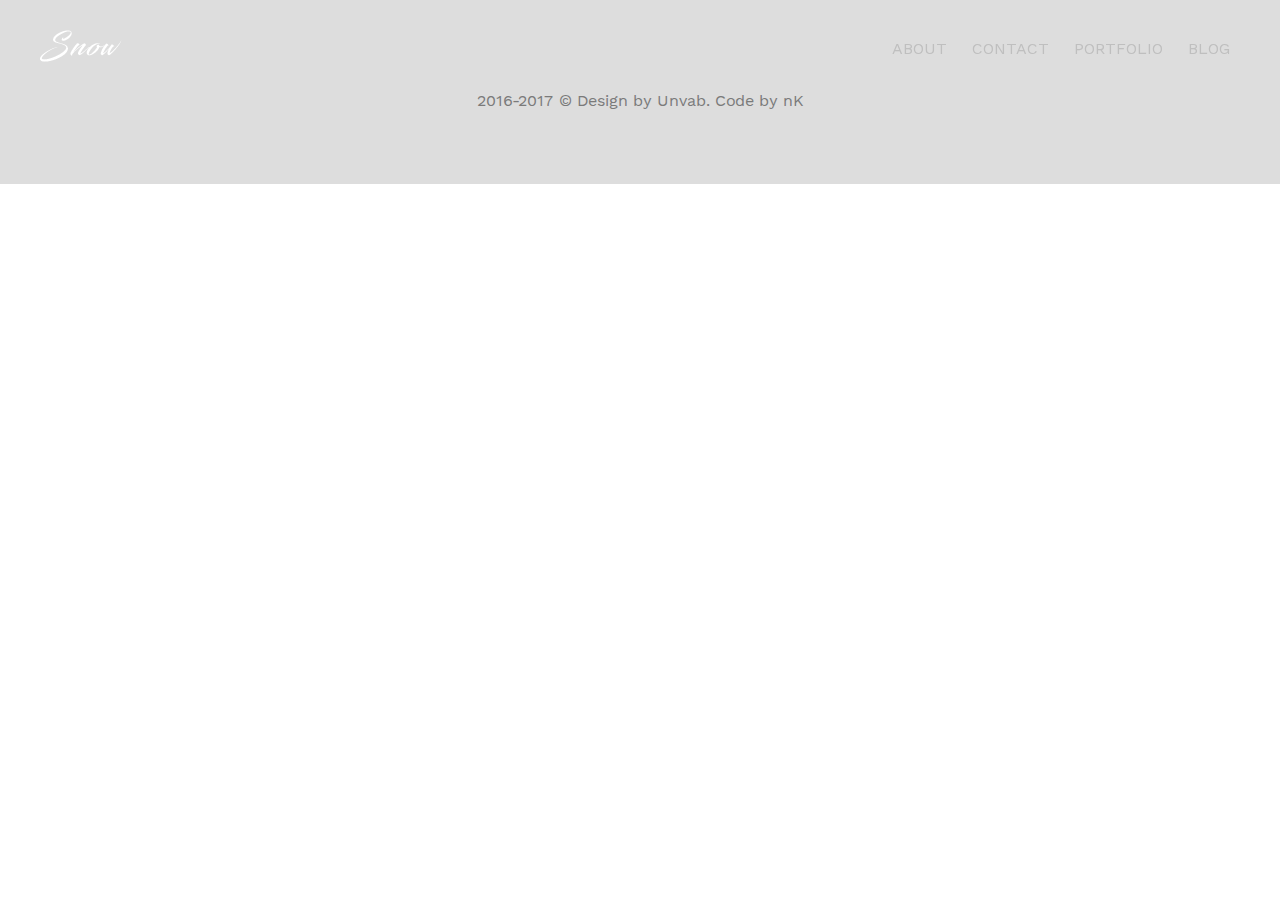
<file: project-1/index.html>
<!DOCTYPE html><html lang=ru><head><meta charset=utf-8><meta http-equiv=X-UA-Compatible content="IE=edge"><meta name=viewport content="width=device-width,initial-scale=1"><link rel=icon href=/project-1/favicon.ico><title>project-1</title><link href=/project-1/css/chunk-3c1bca36.d97bfbfe.css rel=prefetch><link href=/project-1/css/chunk-7f1ccee0.fe714f1b.css rel=prefetch><link href=/project-1/js/chunk-3c1bca36.663fbf2c.js rel=prefetch><link href=/project-1/js/chunk-7f1ccee0.9cf903bb.js rel=prefetch><link href=/project-1/css/app.f4776382.css rel=preload as=style><link href=/project-1/css/chunk-vendors.2ae93ed2.css rel=preload as=style><link href=/project-1/js/app.26278543.js rel=preload as=script><link href=/project-1/js/chunk-vendors.3bcc13d1.js rel=preload as=script><link href=/project-1/css/chunk-vendors.2ae93ed2.css rel=stylesheet><link href=/project-1/css/app.f4776382.css rel=stylesheet></head><body><noscript><strong>We're sorry but project-1 doesn't work properly without JavaScript enabled. Please enable it to continue.</strong></noscript><div id=app></div><script src=/project-1/js/chunk-vendors.3bcc13d1.js></script><script src=/project-1/js/app.26278543.js></script></body></html>
</file>
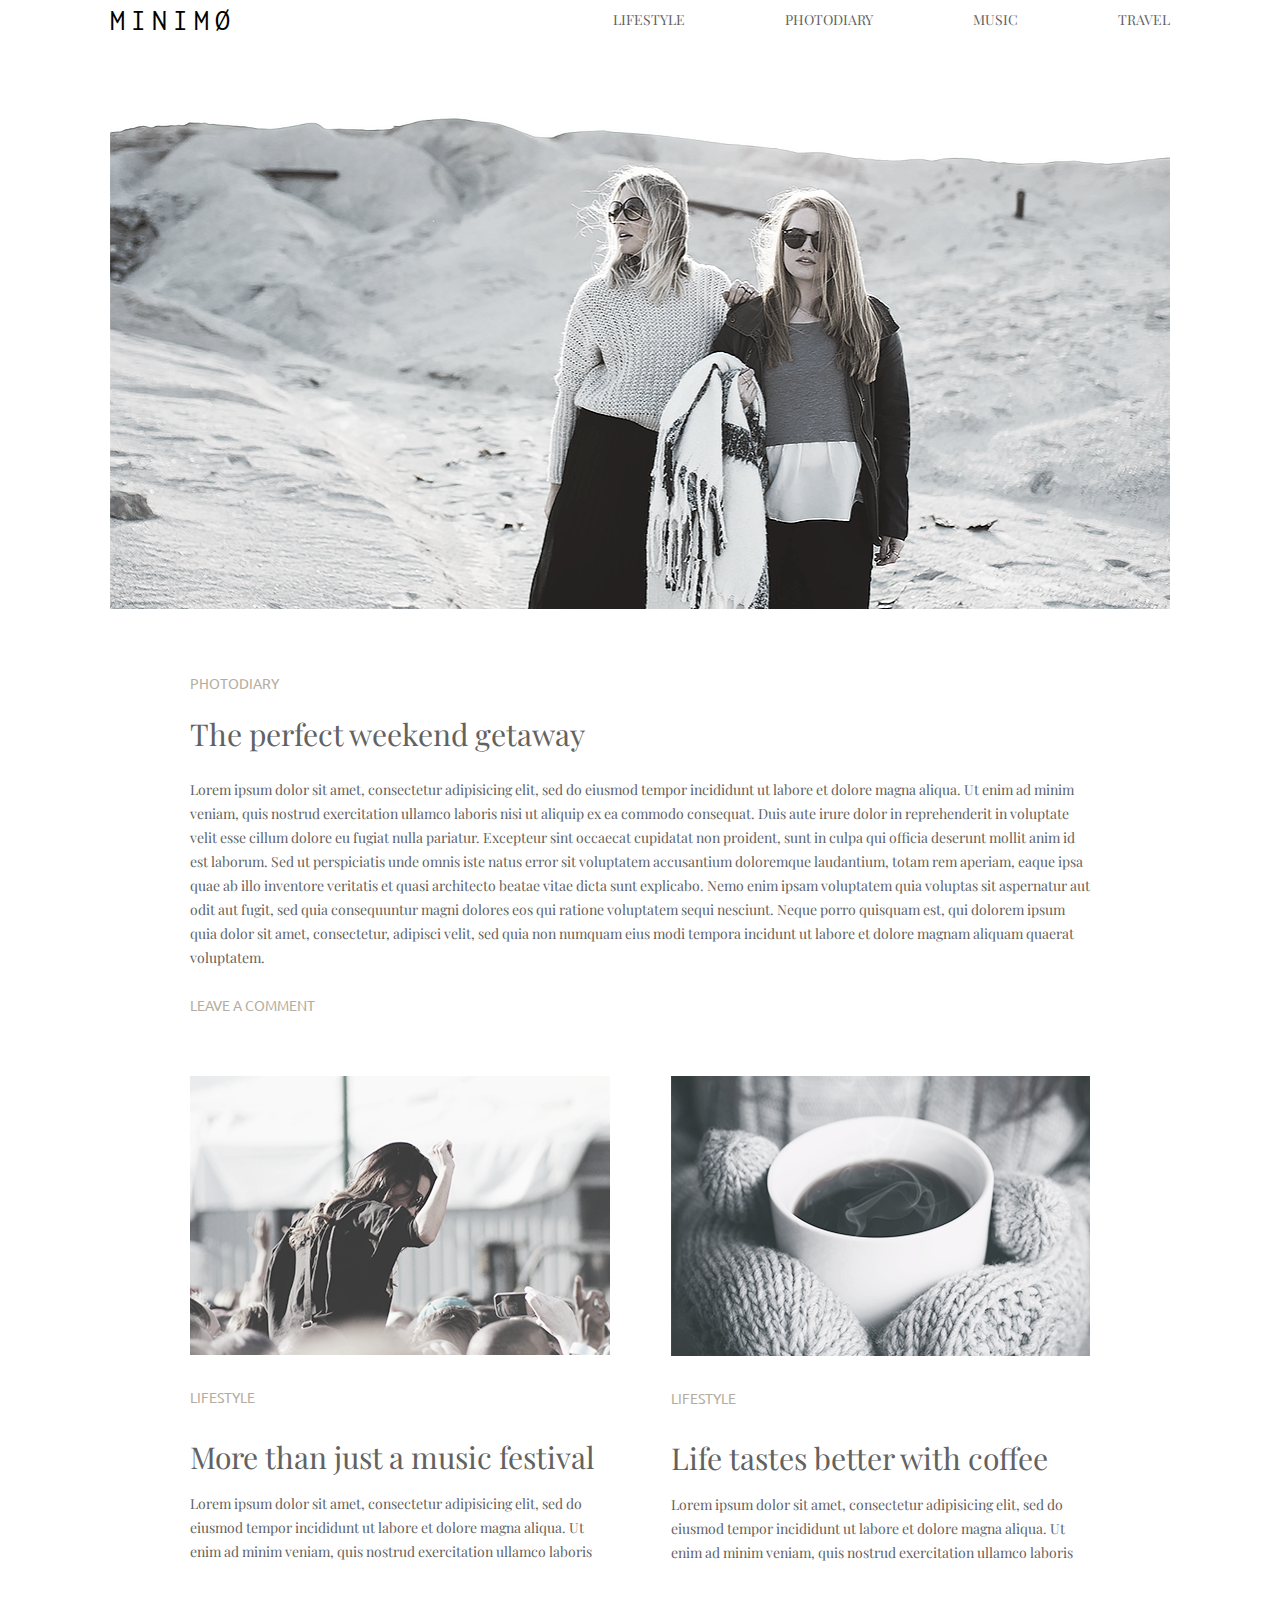
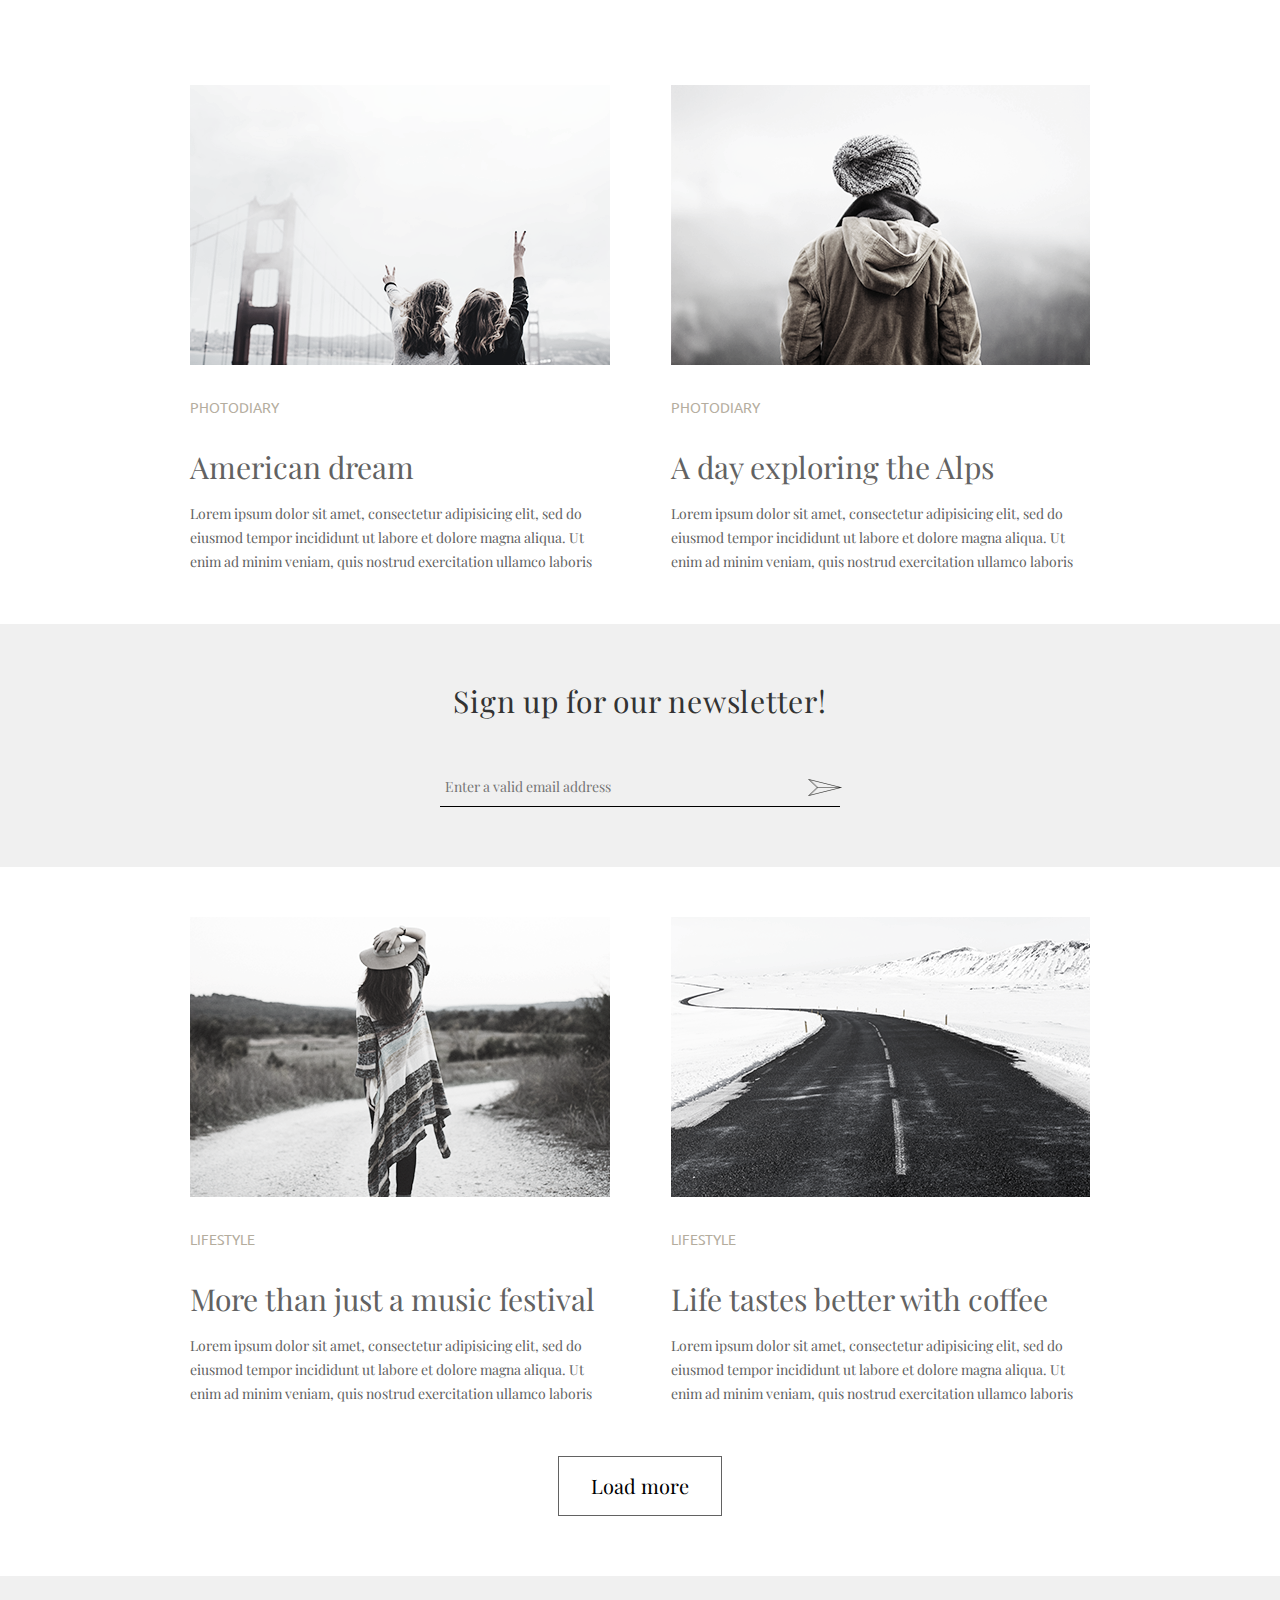
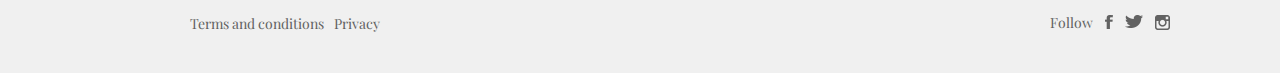
<file: project-2/index.html>
<!DOCTYPE html><html lang=ru><head><meta charset=utf-8><meta http-equiv=X-UA-Compatible content="IE=edge"><meta name=viewport content="width=device-width,initial-scale=1"><link rel=icon href=/project-2/favicon.ico><title>spa-1</title><link href=/project-2/css/app.6b1d9173.css rel=preload as=style><link href=/project-2/css/chunk-vendors.391ed6f9.css rel=preload as=style><link href=/project-2/js/app.4fe5daca.js rel=preload as=script><link href=/project-2/js/chunk-vendors.cd0c09de.js rel=preload as=script><link href=/project-2/css/chunk-vendors.391ed6f9.css rel=stylesheet><link href=/project-2/css/app.6b1d9173.css rel=stylesheet></head><body><noscript><strong>We're sorry but spa-1 doesn't work properly without JavaScript enabled. Please enable it to continue.</strong></noscript><div id=app></div><script src=/project-2/js/chunk-vendors.cd0c09de.js></script><script src=/project-2/js/app.4fe5daca.js></script></body></html>
</file>
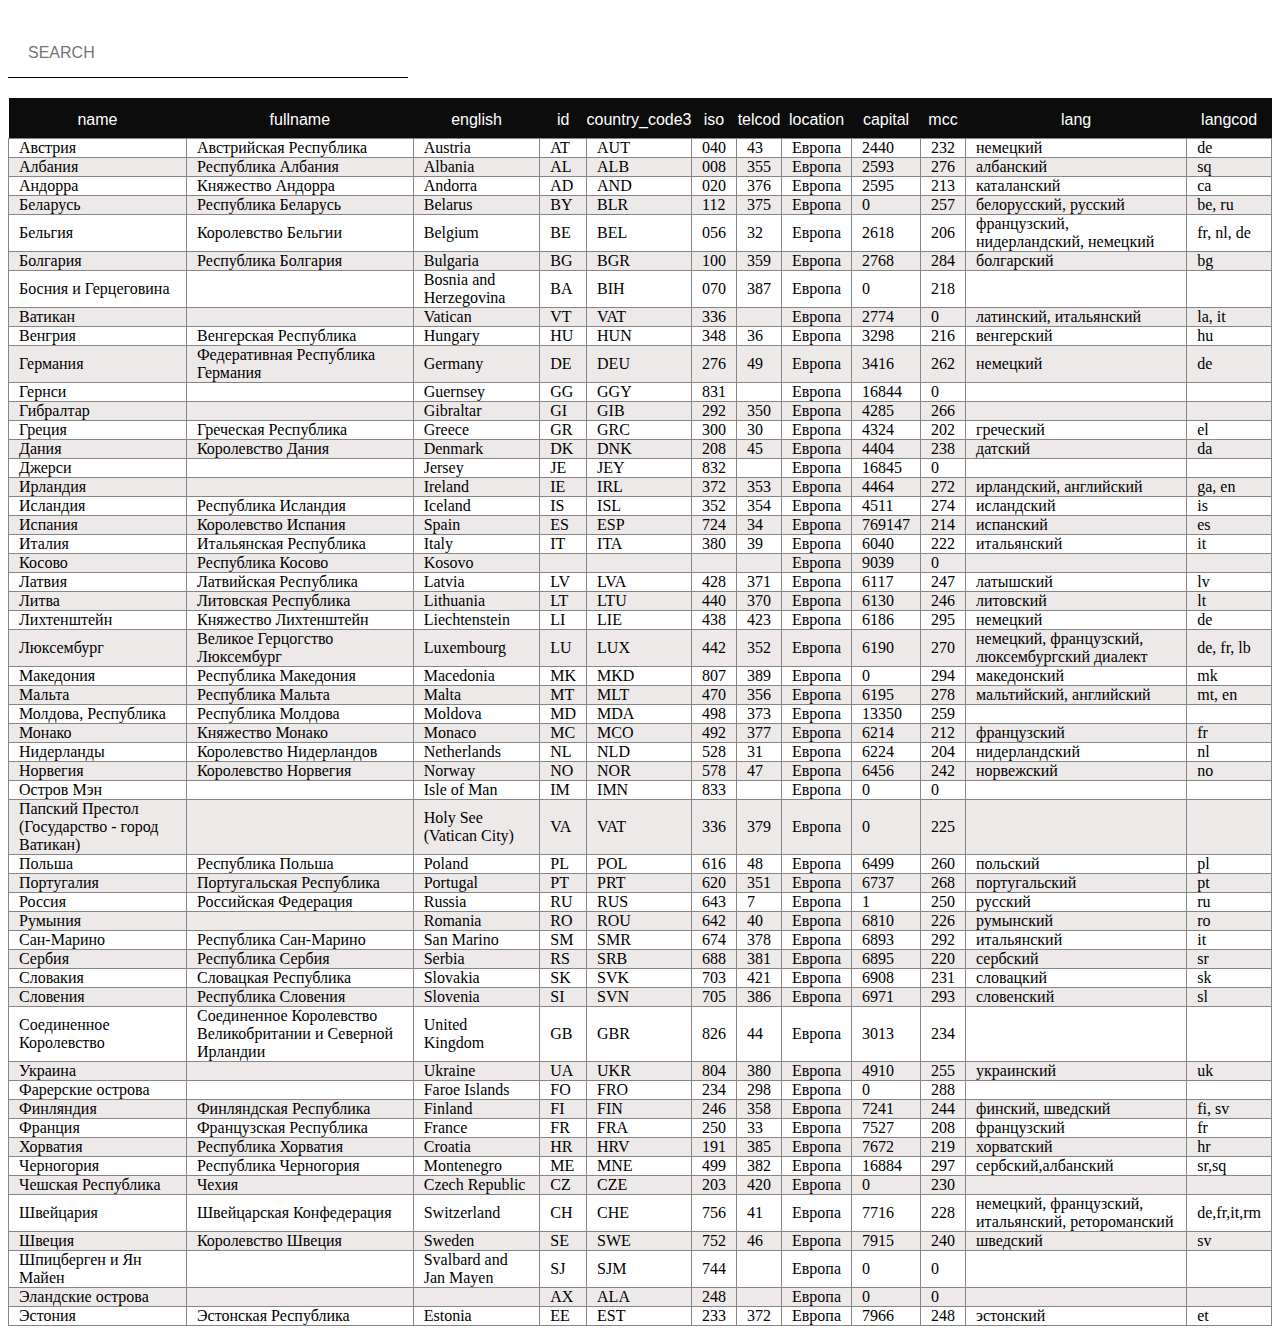
<file: project-3/index.html>
<!DOCTYPE html><html lang=ru><head><meta charset=utf-8><meta http-equiv=X-UA-Compatible content="IE=edge"><meta name=viewport content="width=device-width,initial-scale=1"><link rel=icon href=/project-3/favicon.ico><title>codesandbox</title><link href=/project-3/css/app.b6bd66f1.css rel=preload as=style><link href=/project-3/js/app.ac9cec4a.js rel=preload as=script><link href=/project-3/js/chunk-vendors.1e1c10fc.js rel=preload as=script><link href=/project-3/css/app.b6bd66f1.css rel=stylesheet></head><body><noscript><strong>We're sorry but codesandbox doesn't work properly without JavaScript enabled. Please enable it to continue.</strong></noscript><div id=app></div><script src=/project-3/js/chunk-vendors.1e1c10fc.js></script><script src=/project-3/js/app.ac9cec4a.js></script></body></html>
</file>
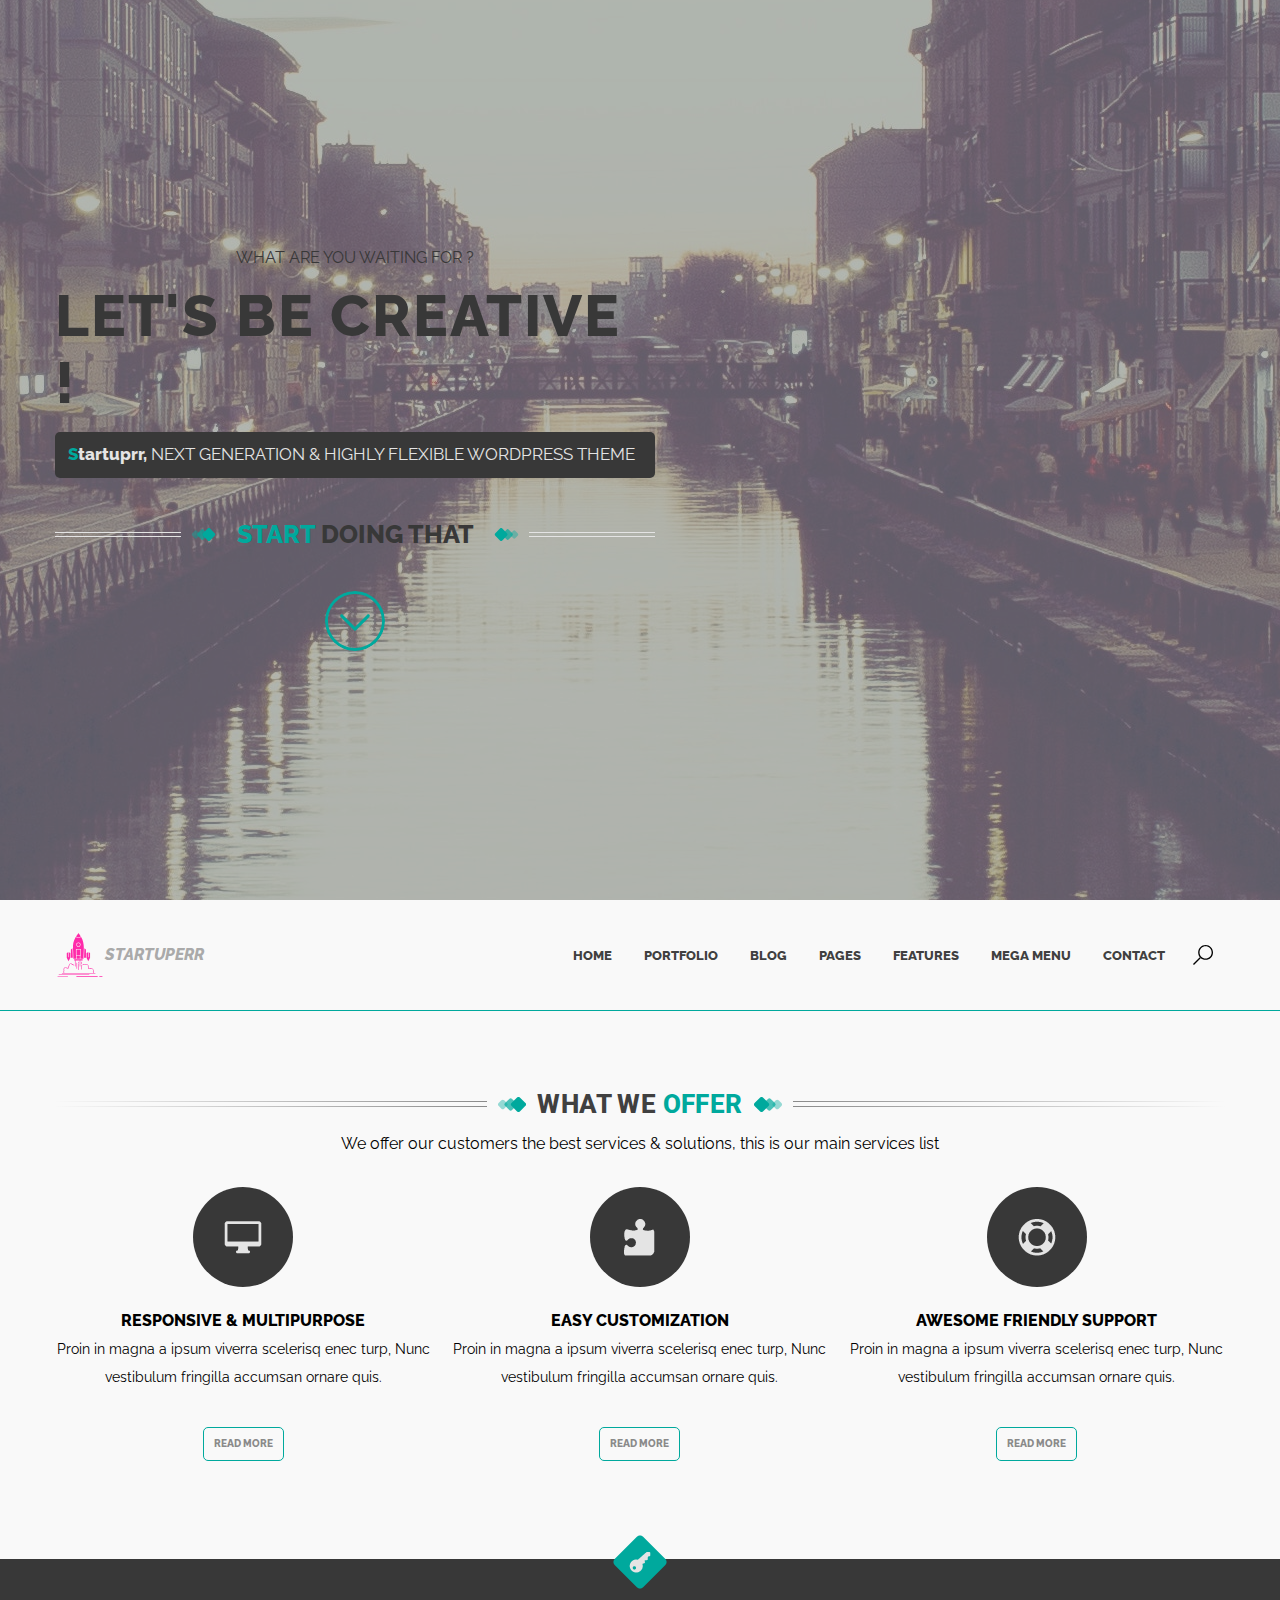
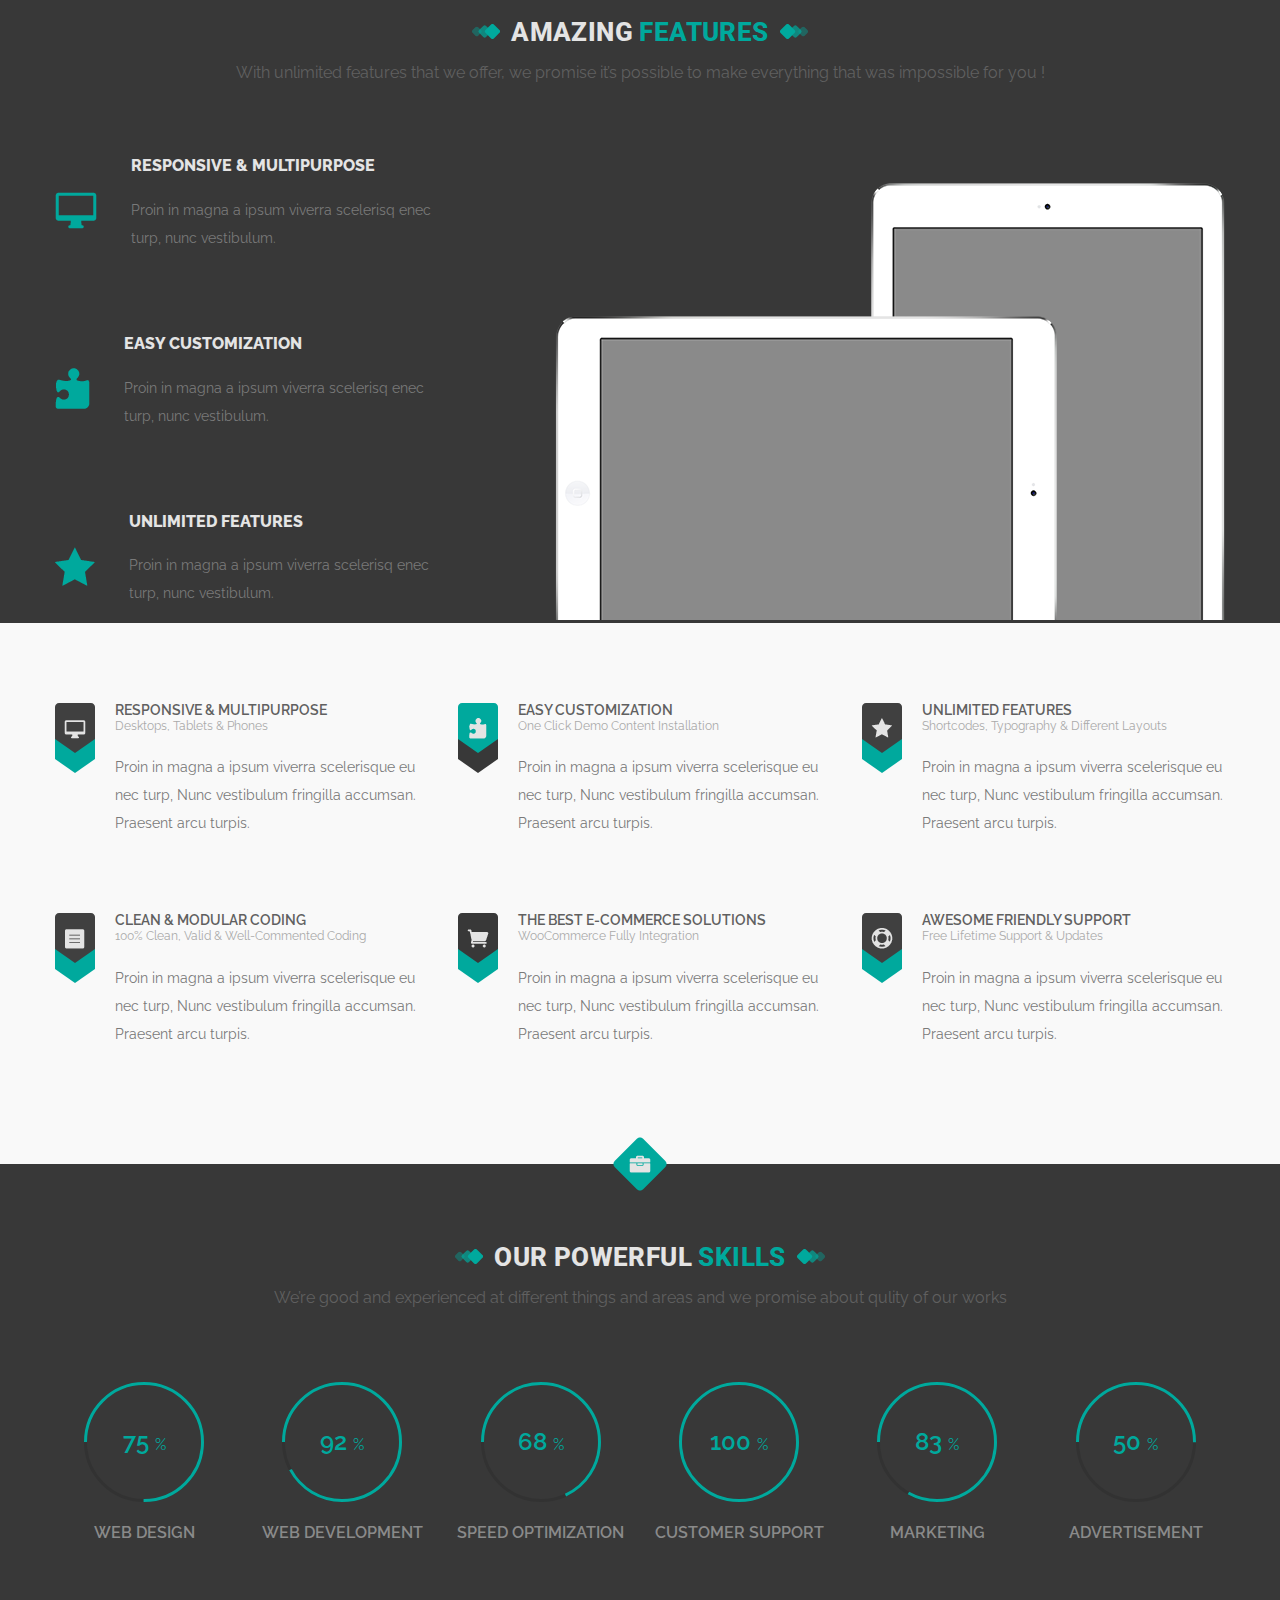
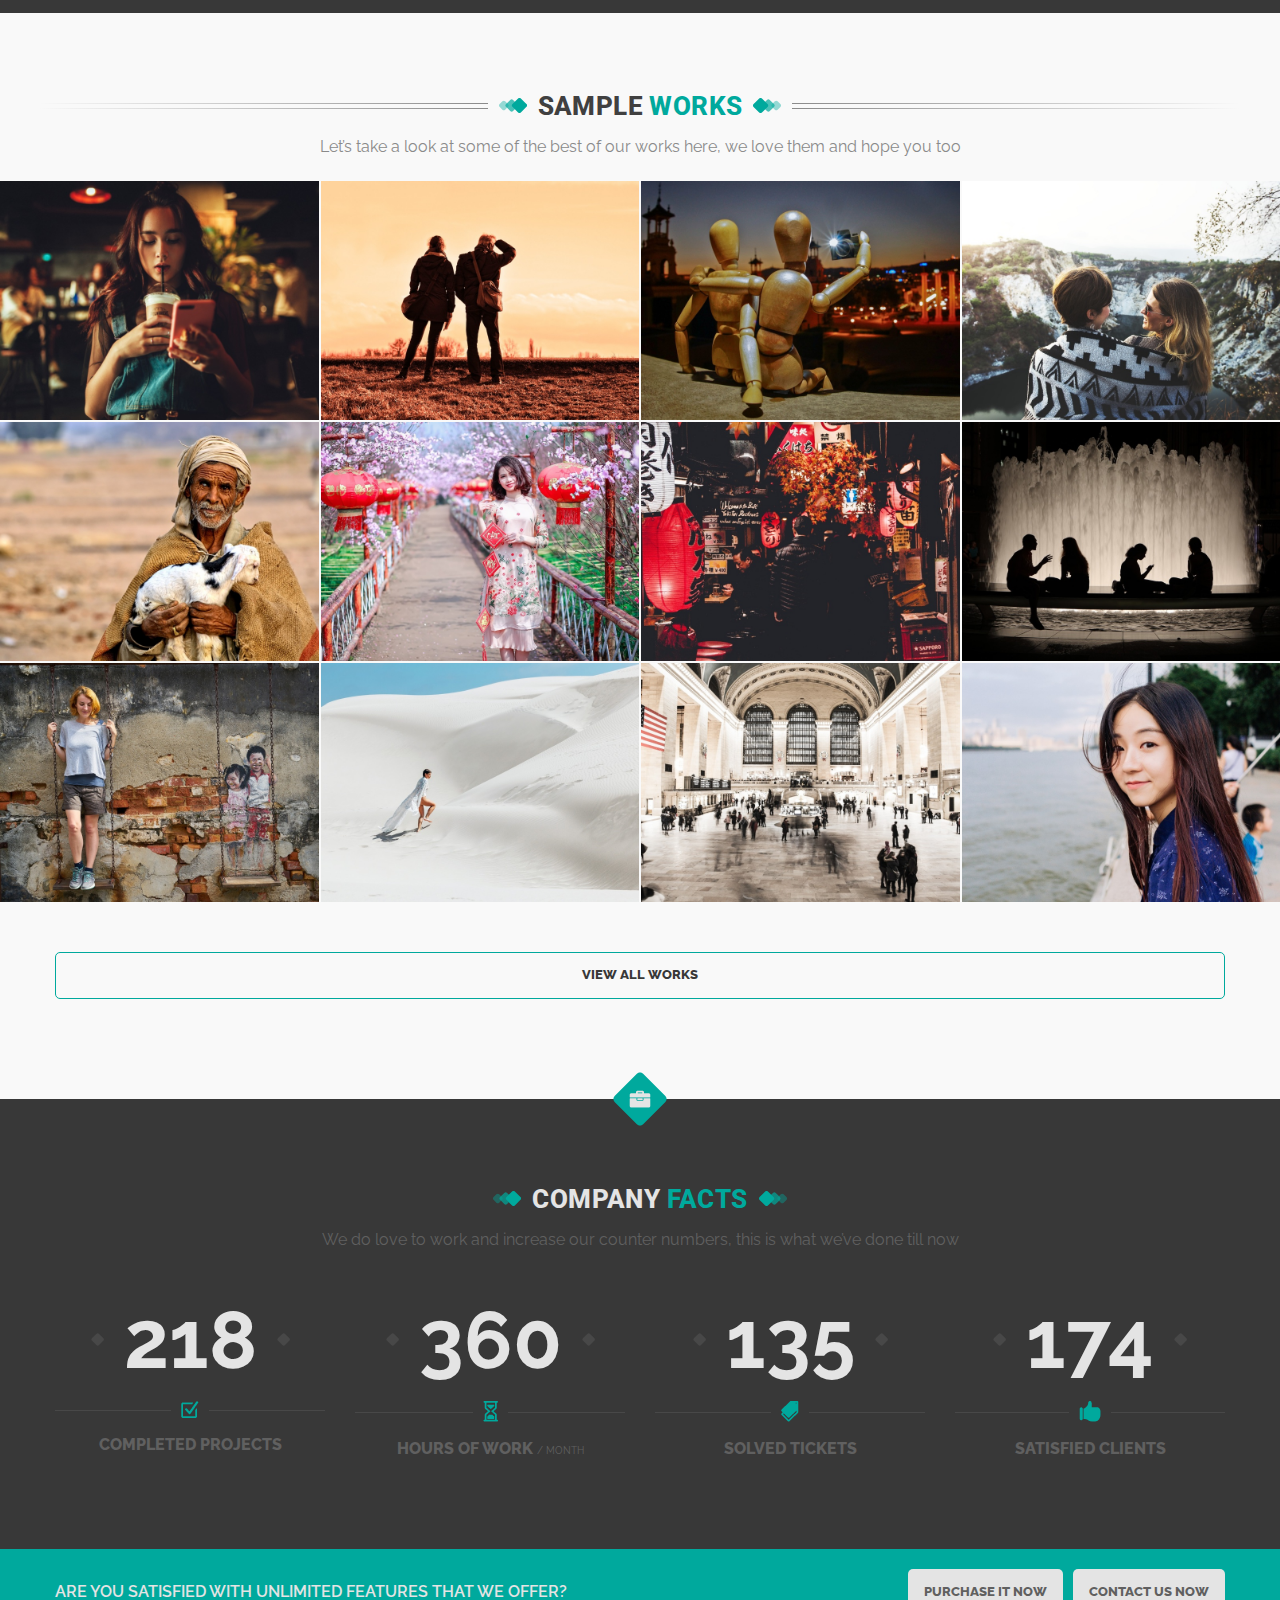
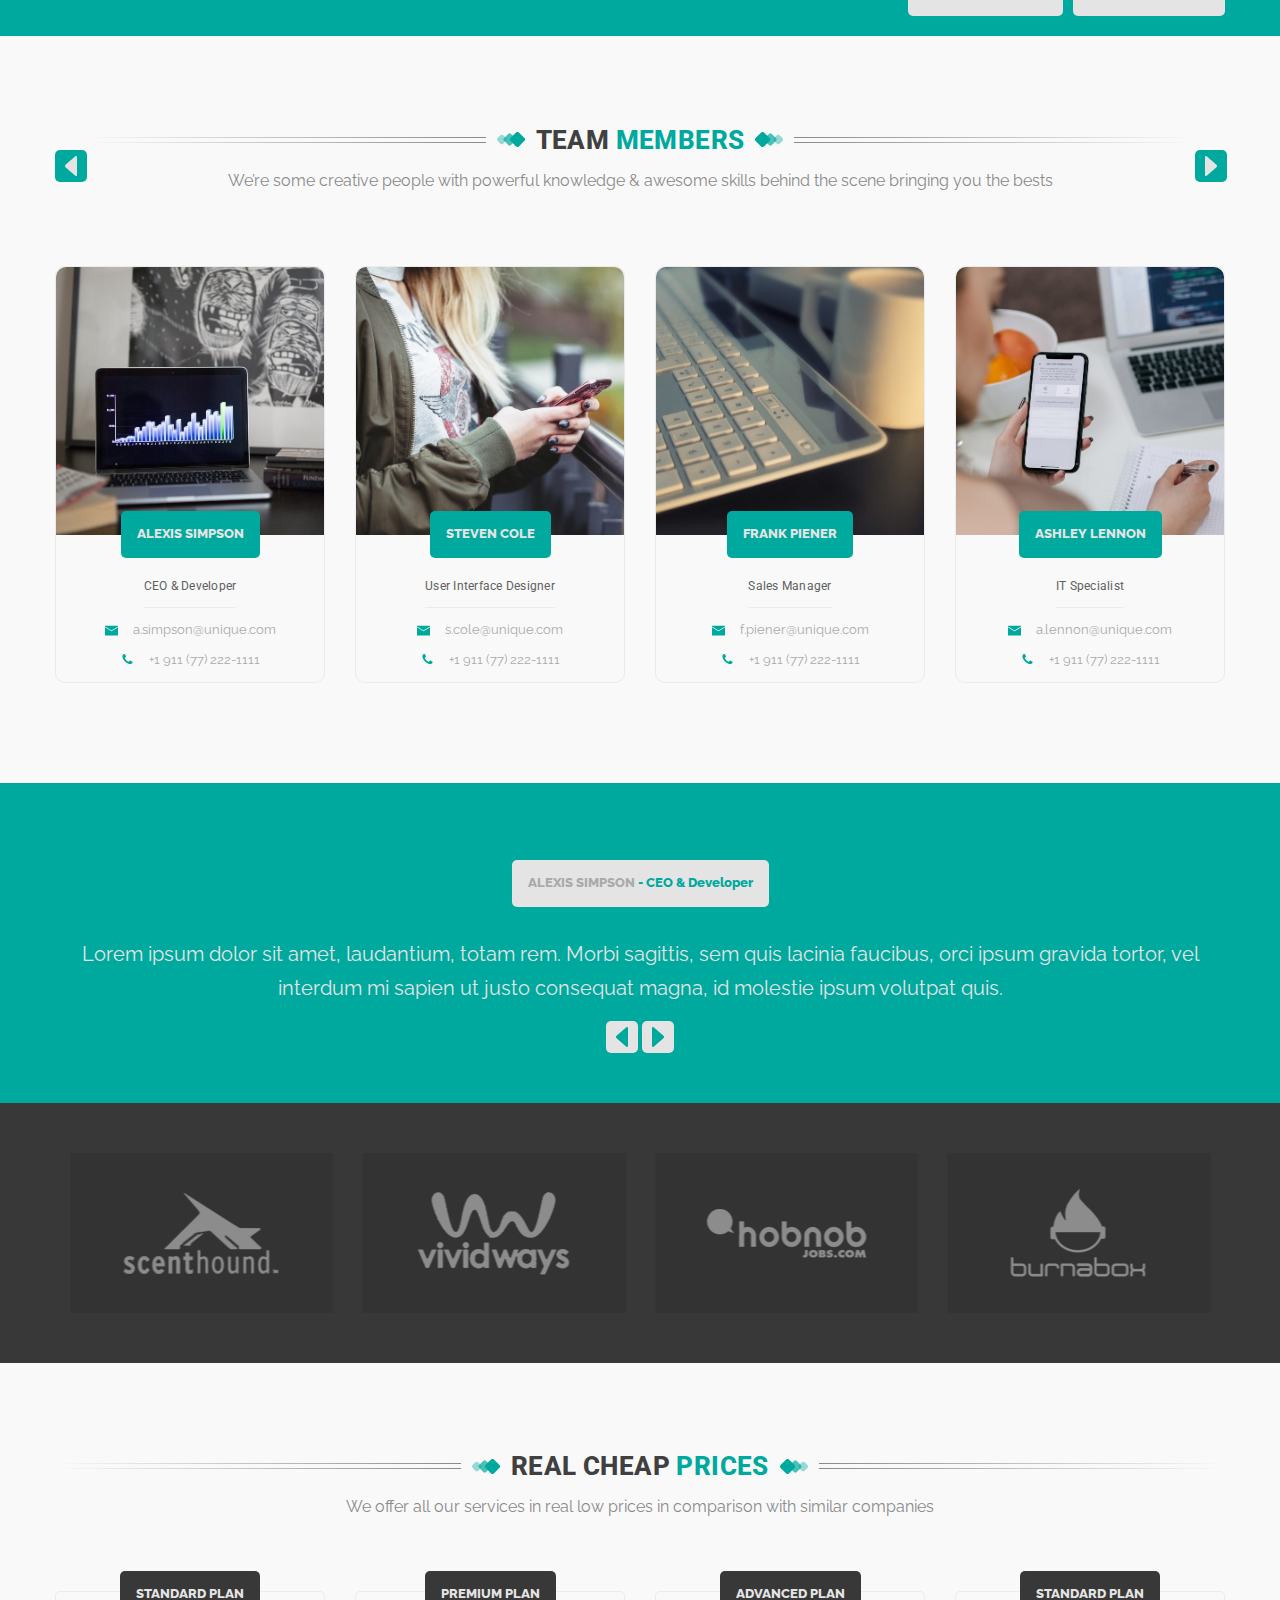
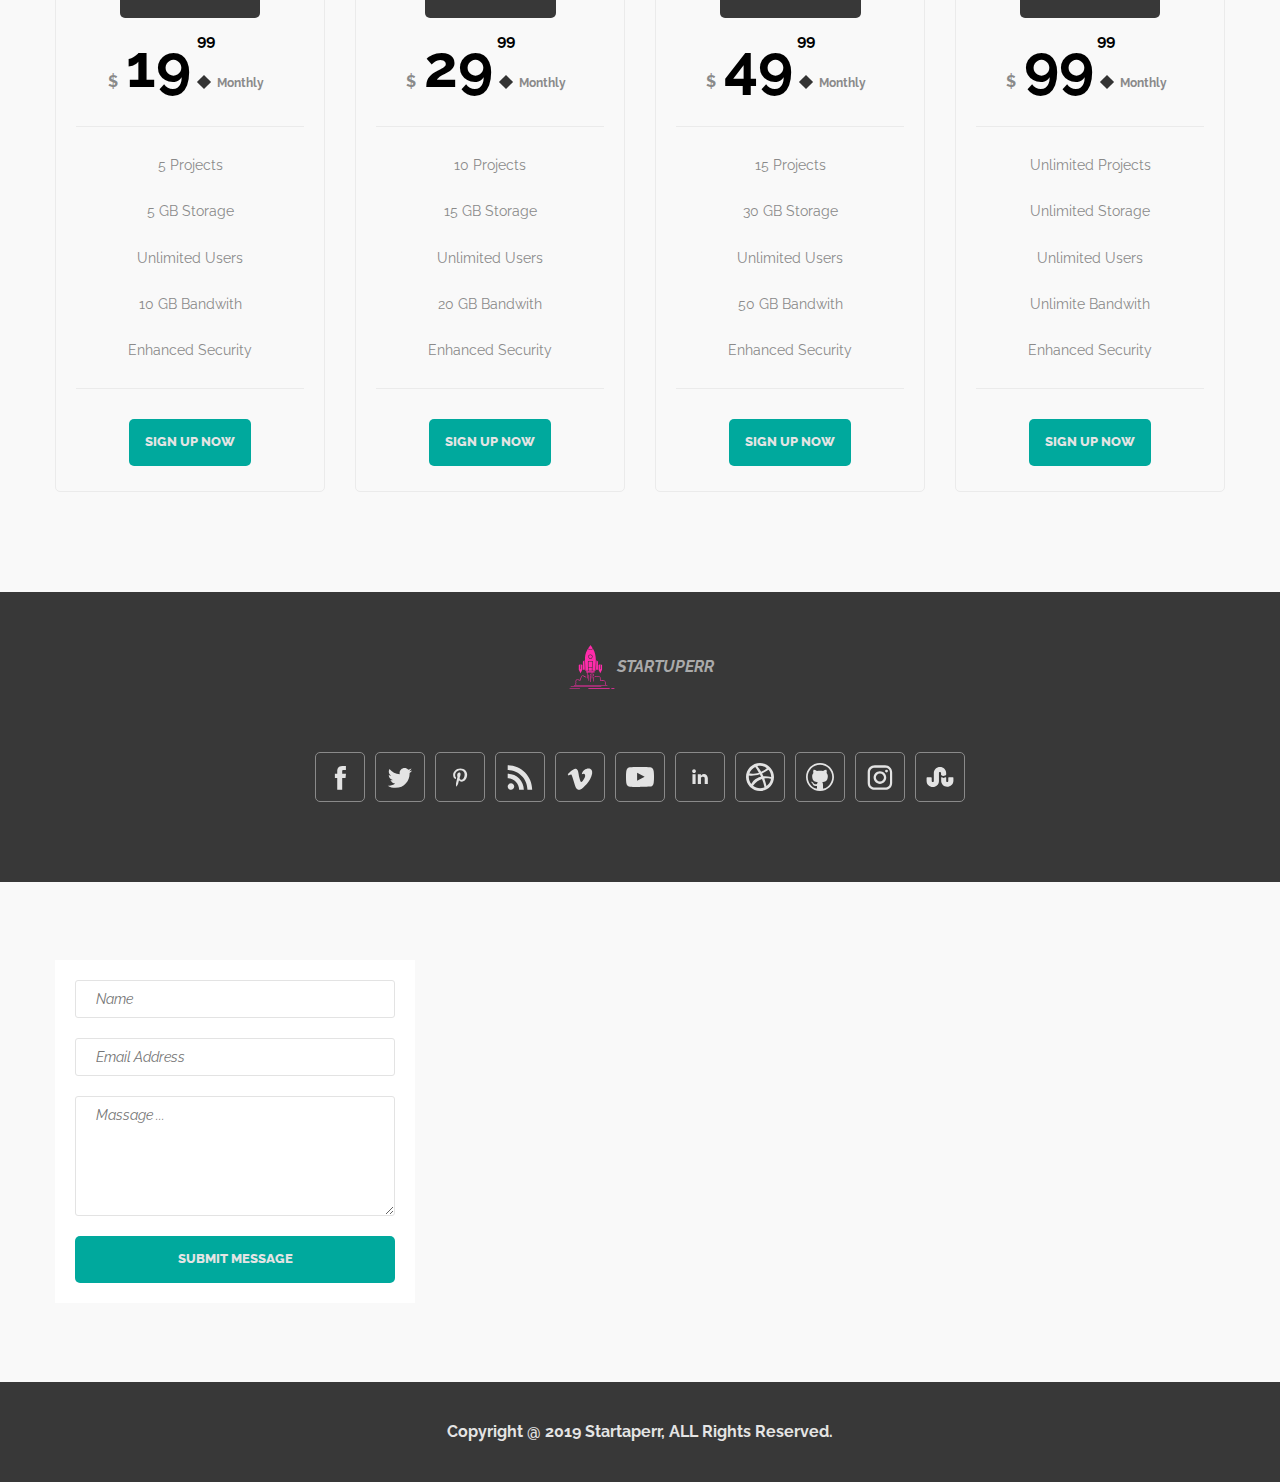
<file: project-4/index.html>
<!DOCTYPE html><html lang=ru><head><meta charset=utf-8><meta http-equiv=X-UA-Compatible content="IE=edge"><meta name=viewport content="width=device-width,initial-scale=1"><link rel=icon href=/project-4/favicon.ico><title>spa</title><link rel=stylesheet href="https://fonts.googleapis.com/css?family=Roboto:100,300,400,500,700,900"><link rel=stylesheet href="https://fonts.googleapis.com/css?family=Material+Icons"><link href=/project-4/css/app.187e0346.css rel=preload as=style><link href=/project-4/css/chunk-vendors.2fbc46eb.css rel=preload as=style><link href=/project-4/js/app.470518d2.js rel=preload as=script><link href=/project-4/js/chunk-vendors.c3b21253.js rel=preload as=script><link href=/project-4/css/chunk-vendors.2fbc46eb.css rel=stylesheet><link href=/project-4/css/app.187e0346.css rel=stylesheet></head><body><noscript><strong>We're sorry but spa doesn't work properly without JavaScript enabled. Please enable it to continue.</strong></noscript><div id=app></div><script src=/project-4/js/chunk-vendors.c3b21253.js></script><script src=/project-4/js/app.470518d2.js></script></body></html>
</file>
